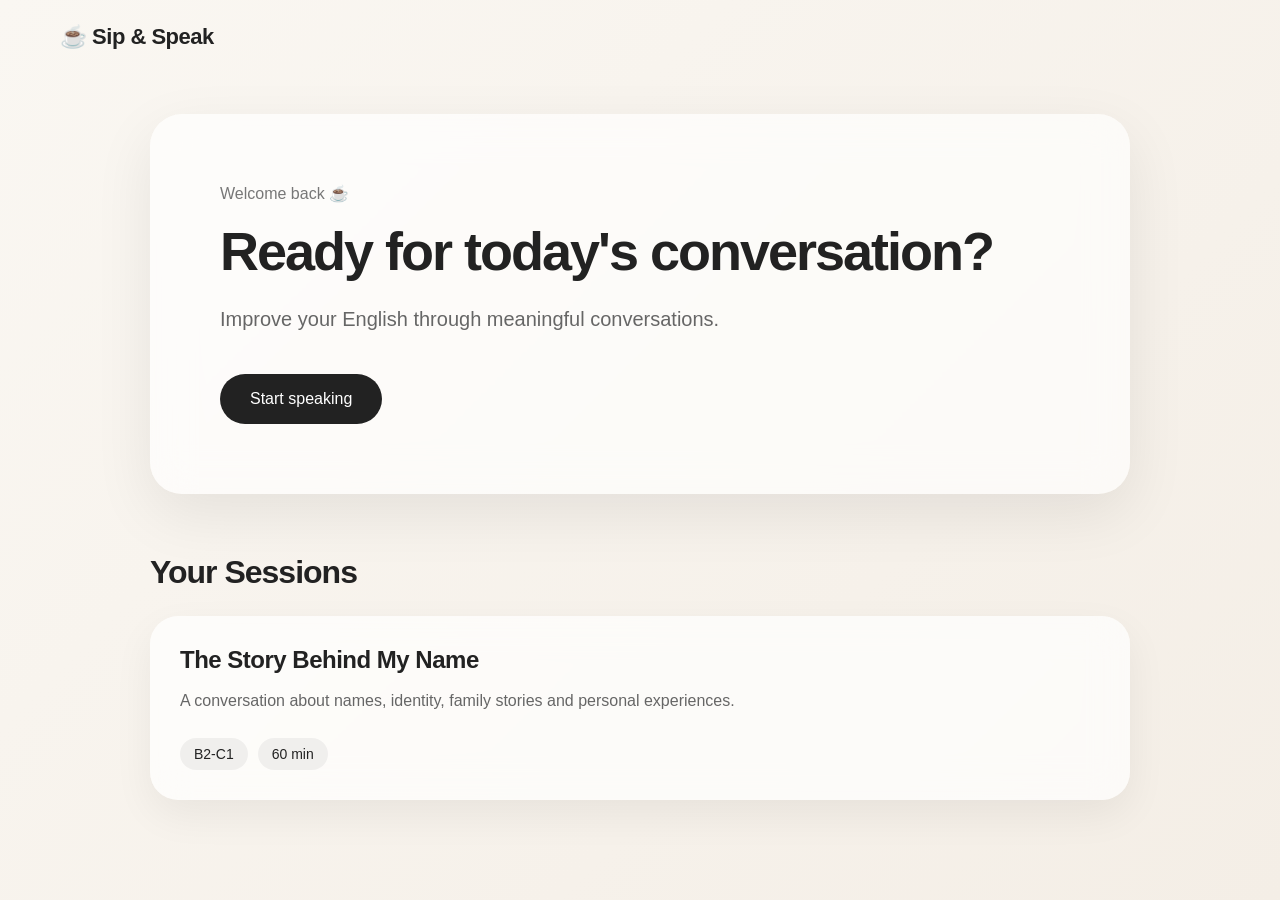
<file: index.html>
<!DOCTYPE html>
<html lang="en">

<head>
    <meta charset="UTF-8">
    <meta name="viewport" content="width=device-width, initial-scale=1.0">

    <title>Sip & Speak</title>

    <link rel="stylesheet" href="src/css/style.css">
</head>


<body>

    <div id="app">

        <header class="navbar">

            <div class="logo">
                ☕ Sip & Speak
            </div>

        </header>


        <main class="container">

            <section class="hero">

                <p class="greeting">
                    Welcome back ☕
                </p>


                <h1>
                    Ready for today's conversation?
                </h1>


                <p class="subtitle">
                    Improve your English through meaningful conversations.
                </p>


                <button class="primary-button">
                    Start speaking
                </button>


            </section>


            <section id="sessions">

                <h2>
                    Your Sessions
                </h2>


                <div id="session-list">

                </div>


            </section>


        </main>


    </div>


<script src="src/js/app.js"></script>

</body>

</html>
</file>
<file: src/css/style.css>
/* 
☕ Sip & Speak
Base Design System
Version: v0.1.0
*/


/* =========================
   RESET
========================= */

* {
    box-sizing: border-box;
    margin: 0;
    padding: 0;
}


body {

    font-family:
        Inter,
        -apple-system,
        BlinkMacSystemFont,
        "Segoe UI",
        sans-serif;

    background:
        linear-gradient(
            135deg,
            #faf7f2,
            #f4eee6
        );

    color: #222;

    min-height: 100vh;

}


/* =========================
   APP CONTAINER
========================= */


#app {

    min-height: 100vh;

}


/* =========================
   NAVBAR
========================= */


.navbar {

    display: flex;

    justify-content: space-between;

    align-items: center;

    padding:

        24px 60px;

}


.logo {

    font-size: 22px;

    font-weight: 600;

    letter-spacing: -0.5px;

}



/* =========================
   MAIN CONTAINER
========================= */


.container {

    max-width: 1100px;

    margin: 0 auto;

    padding:

        40px 60px;

}



/* =========================
   HERO
========================= */


.hero {

    background:

        rgba(
            255,
            255,
            255,
            0.65
        );


    backdrop-filter:

        blur(20px);


    border-radius:

        32px;


    padding:

        70px;


    box-shadow:

        0 20px 60px
        rgba(
            0,
            0,
            0,
            0.08
        );


    animation:

        fadeUp
        0.8s
        ease;


}



.greeting {

    font-size:

        16px;


    color:

        #777;


    margin-bottom:

        20px;

}



h1 {

    font-size:

        54px;


    line-height:

        1.05;


    letter-spacing:

        -2px;


    margin-bottom:

        24px;

}



.subtitle {

    font-size:

        20px;


    color:

        #666;


    max-width:

        600px;


    line-height:

        1.5;


    margin-bottom:

        40px;

}



/* =========================
   BUTTONS
========================= */


.primary-button {


    border:

        none;


    padding:

        16px 30px;


    border-radius:

        999px;


    background:

        #222;


    color:

        white;


    font-size:

        16px;


    cursor:

        pointer;


    transition:

        all
        0.25s
        ease;


}



.primary-button:hover {


    transform:

        translateY(-3px);


}



/* =========================
   SESSIONS
========================= */


#sessions {

    margin-top:

        60px;

}


h2 {

    font-size:

        32px;


    letter-spacing:

        -1px;


    margin-bottom:

        25px;

}



/* =========================
   ANIMATIONS
========================= */


@keyframes fadeUp {


    from {

        opacity:

            0;


        transform:

            translateY(20px);

    }


    to {

        opacity:

            1;


        transform:

            translateY(0);

    }

}



/* =========================
   RESPONSIVE
========================= */


@media(max-width:700px){


    .navbar {

        padding:

            20px;

    }


    .container {

        padding:

            20px;

    }


    .hero {

        padding:

            40px;

    }


    h1 {

        font-size:

            38px;

    }


}
/* =========================
   SESSION LIBRARY
========================= */


#session-list {

    display: grid;

    grid-template-columns:
        repeat(
            auto-fit,
            minmax(
                280px,
                1fr
            )
        );

    gap: 24px;

}



/* =========================
   SESSION CARD
========================= */


.session-card {


    background:

        rgba(
            255,
            255,
            255,
            0.7
        );


    backdrop-filter:

        blur(18px);


    border-radius:

        28px;


    padding:

        30px;



    box-shadow:

        0 15px 40px
        rgba(
            0,
            0,
            0,
            0.06
        );


    transition:

        transform
        0.25s
        ease,

        box-shadow
        0.25s
        ease;


    cursor:

        pointer;


}



.session-card:hover {


    transform:

        translateY(
            -6px
        );


    box-shadow:

        0 25px 60px
        rgba(
            0,
            0,
            0,
            0.12
        );


}



.session-card h3 {


    font-size:

        24px;


    letter-spacing:

        -0.5px;


    margin-bottom:

        15px;


}



.session-card p {


    color:

        #666;


    line-height:

        1.5;


    margin-bottom:

        25px;


}



/* =========================
   SESSION META
========================= */


.session-meta {


    display:

        flex;


    gap:

        10px;


}



.session-meta span {


    background:

        rgba(
            0,
            0,
            0,
            0.05
        );


    padding:

        8px 14px;


    border-radius:

        999px;


    font-size:

        14px;


}
</file>
